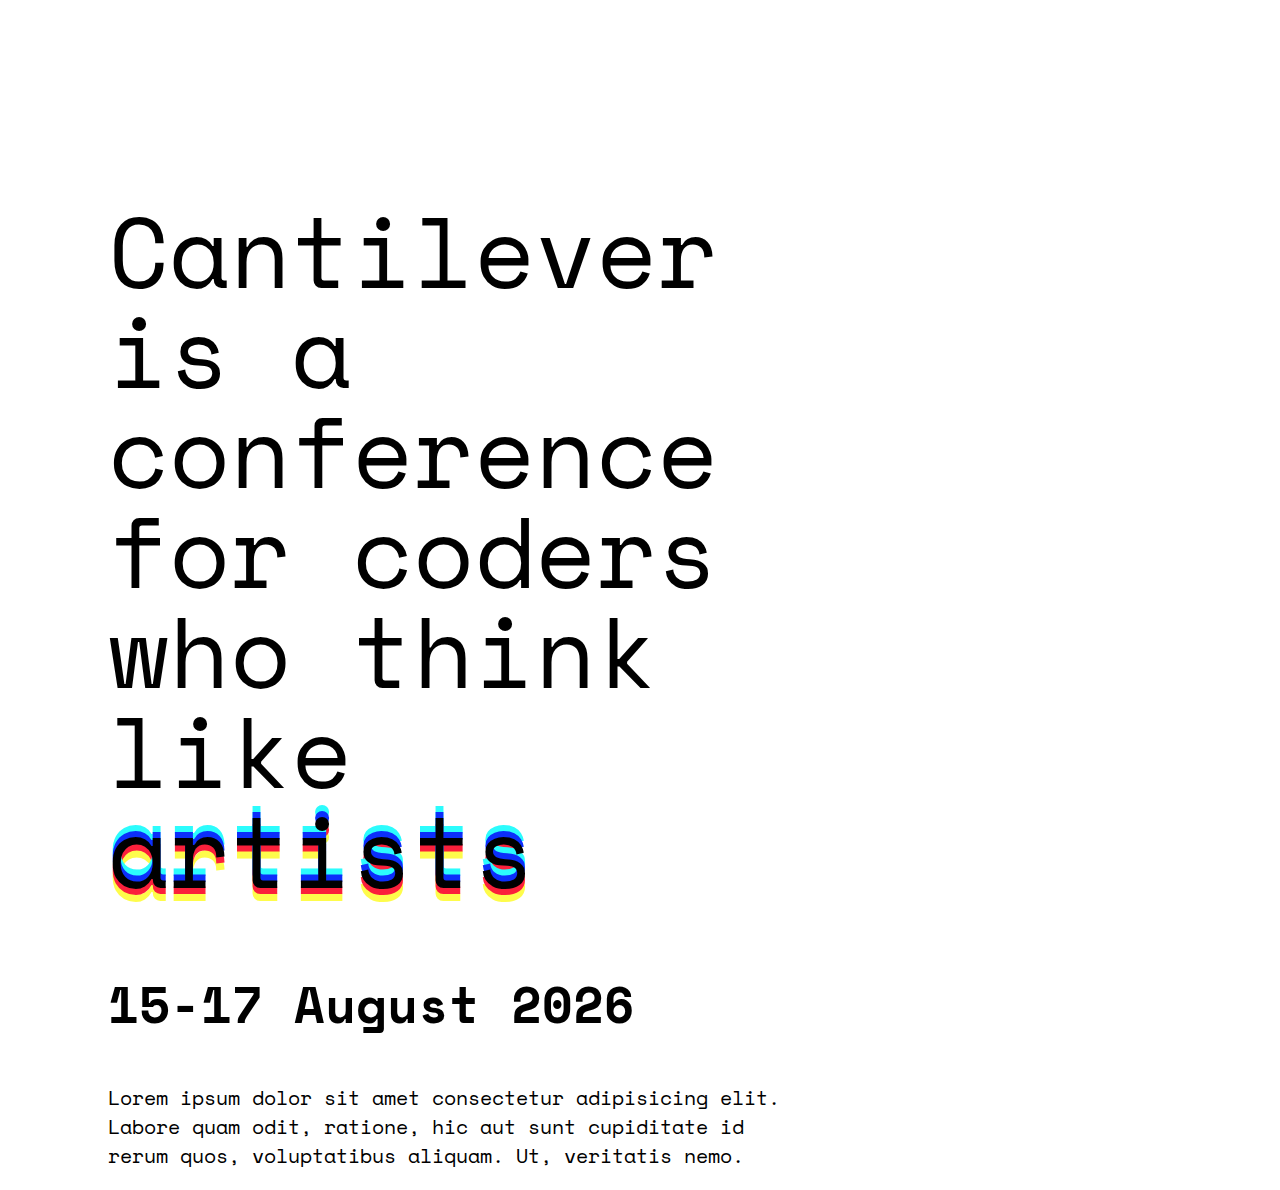
<file: index.html>
<!DOCTYPE html>
<html lang="en">
<head>
    <meta charset="UTF-8">
    <meta name="viewport" content="width=device-width, initial-scale=1.0">
    <link rel="preconnect" href="https://fonts.googleapis.com">
    <link rel="preconnect" href="https://fonts.gstatic.com" crossorigin>
    <link href="https://fonts.googleapis.com/css2?family=Roboto:wght@400;500;700&family=Space+Mono:ital,wght@0,400;1,700&display=swap" rel="stylesheet">
    <link rel="stylesheet" href="style.css">
    <title>Exercise Cantilever & text shadows</title>
</head>
<body>
    <div>
        <h1>Cantilever is a conference for coders who think like <span>artists</span></h1>
    <h2>15-17 August 2026</h2>
    <p>Lorem ipsum dolor sit amet consectetur adipisicing elit. Labore quam odit, ratione, hic aut sunt cupiditate id rerum quos, voluptatibus aliquam. Ut, veritatis nemo.</p>
    </div>
</body>
</html>
</file>
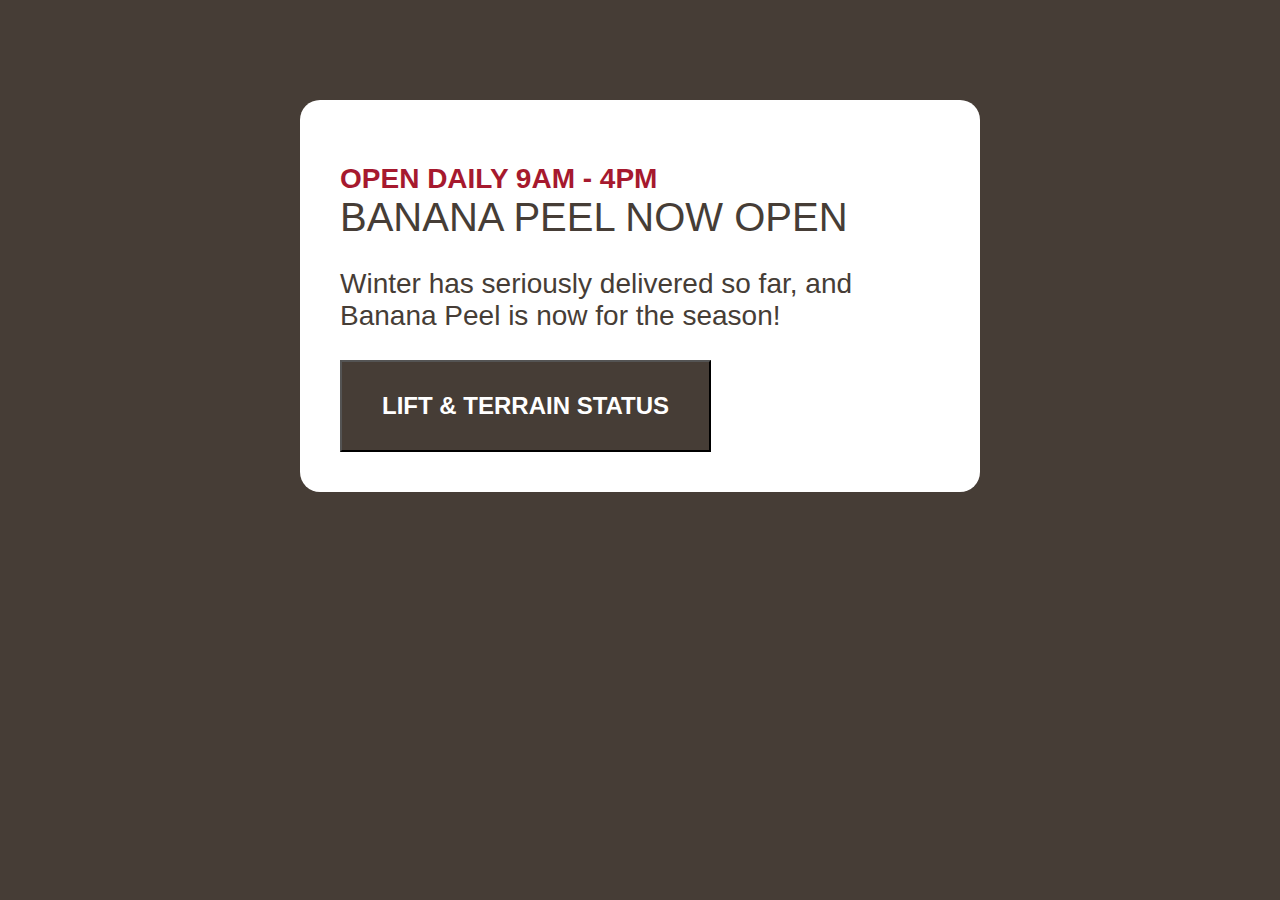
<file: card.html>
<!DOCTYPE html>
<html lang="en">
<head>
    <meta charset="UTF-8">
    <meta name="viewport" content="width=device-width, initial-scale=1.0">
    <link rel="stylesheet" href="card.css">
    <title>CARD7</title>
</head>
<body>
    <div class="container">
        <h2>Open daily 9am - 4pm</h2>
        <h1>Banana Peel Now Open</h1>
        <p>Winter has seriously delivered so far, and Banana Peel is now for the season!</p>
        <button>Lift & Terrain Status</button>
    </div>
</body>
</html>
</file>
<file: style.css>
body {
    font-family: space mono, mono space;
}
h1 {
    font-size: 100px;
    line-height: 1;
    font-weight: 400;
}
h2 {
    font-size: 50px;
}
p {
    font-size: 20px;
}
div {
    margin-top: 200px;
    margin-left: 100px;
    width: 55%;
}
span {
    text-shadow: 0 -6.25px #0c2ffb, 0 -12.5px #2cfcfd, 0 6.25px #fb203b, 0 12.5px #fefc4b;
}

/* #0c2ffb, #2cfcfd, #fb203b, #fefc4b */
</file>
<file: card.css>
body {
    background-color: #463d36;
    color: #463d36;
    font-family: sans-serif;

}
.container {
    background-color: white;
    width: 600px;
    margin: 100px auto;
    padding: 40px;
    border-radius: 20px;
}
.container h2{
    color: #a6192e;
    margin-bottom: 0;
    font-size: 28px;
    text-transform: uppercase;
}
.container h1{
    margin-top: 0;
    font-size: 40px;
    text-transform: uppercase;
    font-weight: 100;
}
.container p{
    font-size: 28px;
}
.container button {
    background-color: #463d36;
    color: white;
    padding: 30px 40px;
    font-size: 24px;
    font-weight: bold;
    text-transform: uppercase;
}
</file>
